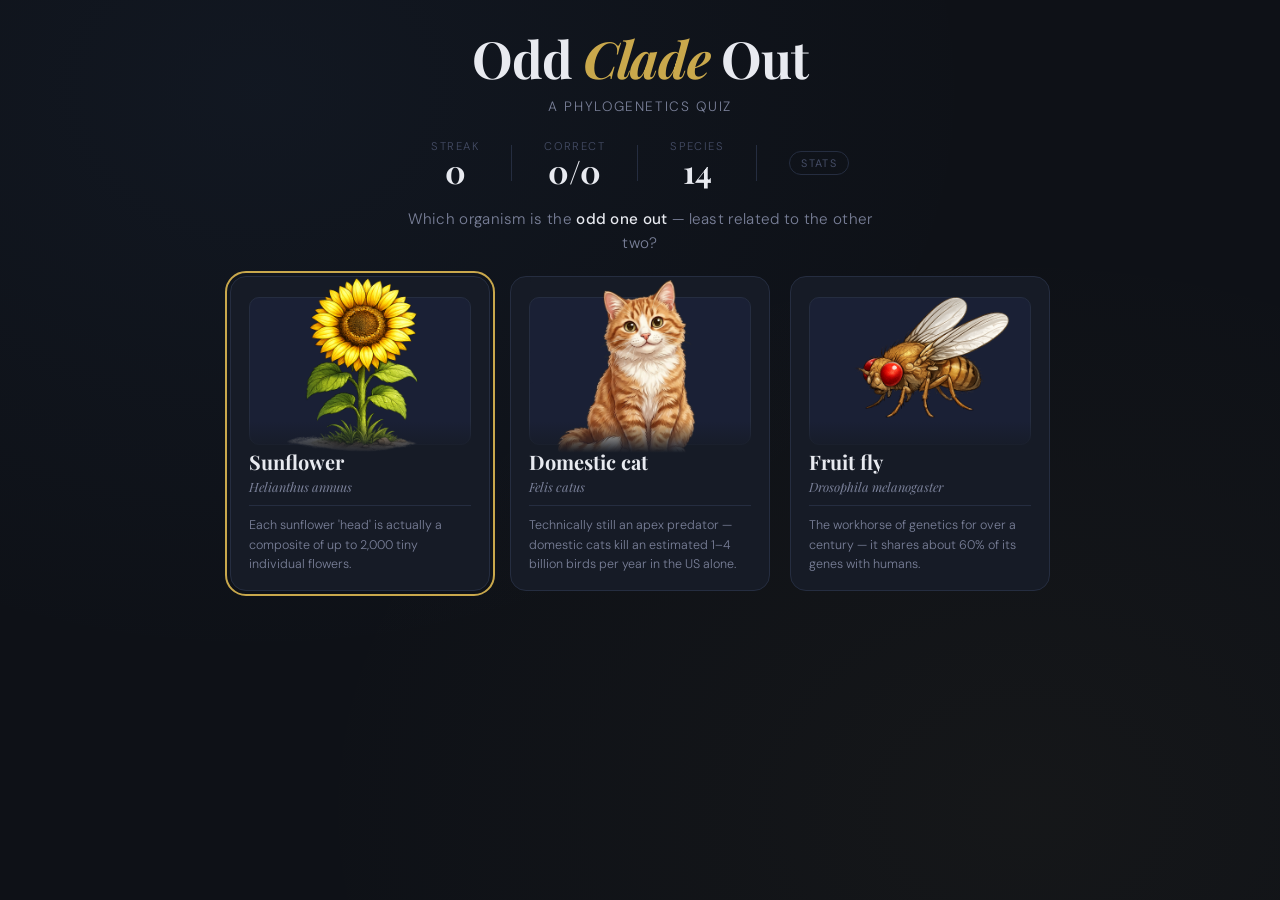
<file: index.html>
<!DOCTYPE html>
<html lang="en">
<head>
<meta charset="utf-8">
<title>Odd Clade Out</title>
<meta name="viewport" content="width=device-width, initial-scale=1.0">
<link rel="icon" href="favicon.png" />
<link rel="preconnect" href="https://fonts.googleapis.com">
<link href="https://fonts.googleapis.com/css2?family=Playfair+Display:ital,wght@0,700;1,400&family=DM+Sans:wght@300;400;500&display=swap" rel="stylesheet">
<link href="cladogame.css" rel="stylesheet">
</head>
<body>

<div id="stats-overlay">
  <div class="stats-panel">
    <div class="stats-panel-header">
      <div class="stats-panel-title-row">
        <h2 class="stats-panel-title">Statistics</h2>
        <span id="stats-prestige-level" class="stats-prestige-level"></span>
      </div>
      <button class="stats-close-btn" onclick="closeStats()">×</button>
    </div>
    <div class="stats-summary">
      <div class="stats-num">
        <span class="stats-num-value" id="stats-accuracy-val">—</span>
        <span class="stats-num-label">Accuracy</span>
      </div>
      <div class="stats-num-divider"></div>
      <div class="stats-num">
        <span class="stats-num-value" id="stats-played-val">—</span>
        <span class="stats-num-label">Rounds</span>
      </div>
      <div class="stats-num-divider"></div>
      <div class="stats-num">
        <span class="stats-num-value" id="stats-streak-val">—</span>
        <span class="stats-num-label">Best streak</span>
      </div>
    </div>
    <div id="stats-no-data" class="stats-empty">Play some rounds to see your stats.</div>
    <div id="stats-data">
      <div class="stats-section">
        <div class="stats-section-label">Accuracy spotting the odd one out, by clade</div>
        <div id="stats-clades"></div>
      </div>
      <div class="stats-section" id="stats-history-wrap">
        <div class="stats-section-label">Recent rounds</div>
        <div id="stats-history" class="stats-history-log"></div>
      </div>
      <div class="stats-section" id="stats-hardest-wrap">
        <div class="stats-section-label">Hardest triple you've solved</div>
        <div id="stats-hardest"></div>
      </div>
    </div>
    <div id="stats-prestige-section" class="stats-section">
      <div id="stats-prestige-ready">
        <div class="stats-section-label">New run</div>
        <p class="stats-prestige-desc">You've unlocked every creature. You can prestige — your best streak and lifetime stats carry over, and you'll re-earn creatures on a fresh start.</p>
        <button class="stats-prestige-btn" onclick="showPrestigeConfirm()">Prestige →</button>
      </div>
      <div id="stats-prestige-confirm">
        <p class="stats-prestige-desc">Reset creatures and round history? Your best streak and lifetime totals are kept.</p>
        <div class="stats-prestige-confirm-btns">
          <button class="stats-prestige-confirm-go" onclick="confirmPrestige()">Confirm prestige</button>
          <button class="stats-prestige-confirm-cancel" onclick="hidePrestigeConfirm()">Cancel</button>
        </div>
      </div>
    </div>
  </div>
</div>

<div id="streak-overlay">
  <div class="streak-message">🔥 On fire!</div>
</div>
<div id="newcreature-overlay">
  <div class="newcreature-inner">
    <div class="newcreature-badge">New creature unlocked!</div>
    <div class="newcreature-card">
      <div class="newcreature-image" id="newcreature-image"></div>
      <div class="newcreature-common" id="newcreature-common"></div>
      <div class="newcreature-sci" id="newcreature-sci"></div>
      <div class="card-divider"></div>
      <div class="newcreature-fact" id="newcreature-fact"></div>
    </div>
    <div class="newcreature-hint">Click anywhere to continue</div>
  </div>
</div>

<header>
  <h1 class="game-title">Odd <span>Clade</span> Out</h1>
  <p class="game-subtitle">A phylogenetics quiz</p>
</header>

<div class="score-bar">
  <div class="score-block">
    <span class="score-label">Streak</span>
    <span class="score-value" id="streak-display">0</span>
  </div>
  <div class="score-divider"></div>
  <div class="score-block">
    <span class="score-label">Correct</span>
    <span class="score-value" id="correct-display">0/0</span>
  </div>
  <div class="score-divider"></div>
  <div class="score-block">
    <span class="score-label">Species</span>
    <span class="score-value" id="species-display">0</span>
  </div>
  <div class="score-divider"></div>
  <button class="score-stats-btn" onclick="openStats()">Stats</button>
</div>

<div id="prestige-badge" class="prestige-badge"></div>

<p class="prompt">
  Which organism is the <strong>odd one out</strong> — least related to the other two?
</p>

<div class="cards-grid" id="cards-grid"></div>
<div class="result-panel" id="result-panel"></div>
<button class="next-btn" id="next-btn" onclick="handleNextClick()">Next round →</button>

<script src="phylogeny.js"></script>
<script src="cladogame-logic.js"></script>
<script src="cladogame-ui.js"></script>
</body>
</html>
</file>
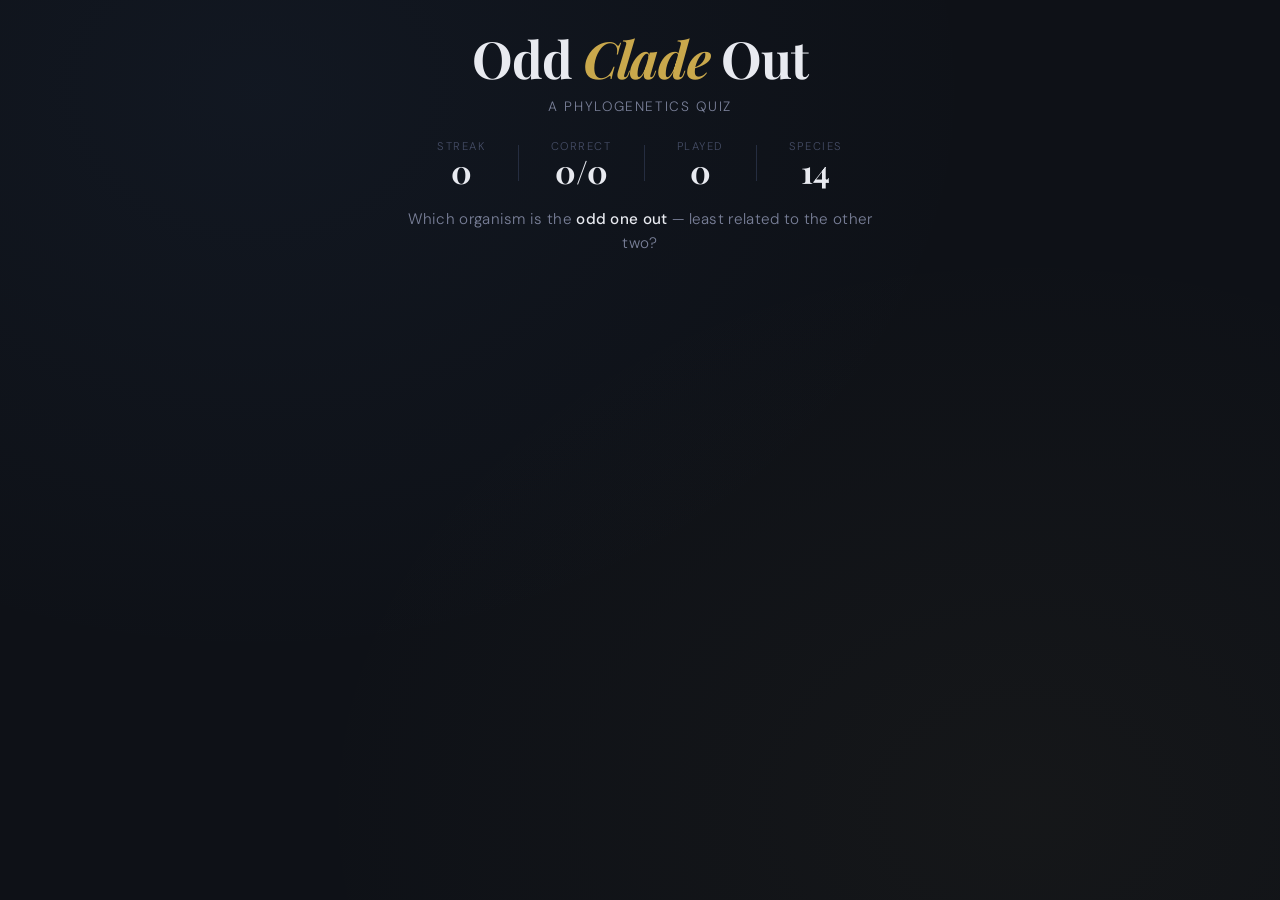
<file: cladogame.html>
<!DOCTYPE html>
<html lang="en">
<head>
<meta charset="utf-8">
<title>Odd Clade Out</title>
<meta name="viewport" content="width=device-width, initial-scale=1.0">
<link rel="icon" href="favicon.png" />
<link rel="preconnect" href="https://fonts.googleapis.com">
<link href="https://fonts.googleapis.com/css2?family=Playfair+Display:ital,wght@0,700;1,400&family=DM+Sans:wght@300;400;500&display=swap" rel="stylesheet">
<link href="cladogame.css" rel="stylesheet">
</head>
<body>

<div id="streak-overlay">
  <div class="streak-message">🔥 On fire!</div>
</div>
<div id="newcreature-overlay">
  <div class="newcreature-inner">
    <div class="newcreature-badge">New creature unlocked!</div>
    <div class="newcreature-card">
      <div class="newcreature-image" id="newcreature-image"></div>
      <div class="newcreature-common" id="newcreature-common"></div>
      <div class="newcreature-sci" id="newcreature-sci"></div>
      <div class="card-divider"></div>
      <div class="newcreature-fact" id="newcreature-fact"></div>
    </div>
    <div class="newcreature-hint">Click anywhere to continue</div>
  </div>
</div>

<header>
  <h1 class="game-title">Odd <span>Clade</span> Out</h1>
  <p class="game-subtitle">A phylogenetics quiz</p>
</header>

<div class="score-bar">
  <div class="score-block">
    <span class="score-label">Streak</span>
    <span class="score-value" id="streak-display">0</span>
  </div>
  <div class="score-divider"></div>
  <div class="score-block">
    <span class="score-label">Correct</span>
    <span class="score-value" id="correct-display">0</span>
  </div>
  <div class="score-divider"></div>
  <div class="score-block">
    <span class="score-label">Played</span>
    <span class="score-value" id="played-display">0</span>
  </div>
  <div class="score-divider"></div>
  <div class="score-block">
    <span class="score-label">Species</span>
    <span class="score-value" id="species-display">0</span>
  </div>
</div>

<p class="prompt">
  Which organism is the <strong>odd one out</strong> — least related to the other two?
</p>

<div class="cards-grid" id="cards-grid"></div>
<div class="result-panel" id="result-panel"></div>
<button class="next-btn" id="next-btn" onclick="handleNextClick()">Next round →</button>

<script src="phylogeny.js"></script>
<script src="cladogame-logic.js"></script>
<script src="cladogame-ui.js"></script>
</body>
</html>
</file>
<file: cladogame.css>
*, *::before, *::after { box-sizing: border-box; margin: 0; padding: 0; }

:root {
  --bg:           #0e1117;
  --surface:      #161b26;
  --surface-hover:#1e2535;
  --border:       #252d40;
  --text-primary: #e8eaf0;
  --text-secondary:#7a8099;
  --text-dim:     #454d66;
  --gold:         #c9a84c;
  --gold-bg:      rgba(201,168,76,0.12);
  --gold-border:  rgba(201,168,76,0.4);
  --red:          #c94c4c;
  --red-bg:       rgba(201,76,76,0.12);
  --red-border:   rgba(201,76,76,0.4);
  --font-display: 'Playfair Display', Georgia, serif;
  --font-body:    'DM Sans', system-ui, sans-serif;
}

html, body {
  background: var(--bg);
  color: var(--text-primary);
  font-family: var(--font-body);
  font-weight: 300;
}

body {
  display: flex;
  flex-direction: column;
  align-items: center;
  min-height: 100vh;
  padding: 24px 24px 32px;
  background-image:
    radial-gradient(ellipse at 20% 10%, rgba(76,126,201,0.06) 0%, transparent 50%),
    radial-gradient(ellipse at 80% 90%, rgba(201,168,76,0.04) 0%, transparent 50%);
}

/* ── Header ── */
header {
  text-align: center;
  margin-bottom: 24px;
  animation: fadeDown 0.6s ease both;
}
.game-title {
  font-family: var(--font-display);
  font-size: clamp(2rem, 5vw, 3.2rem);
  font-weight: 700;
  letter-spacing: -0.02em;
  margin-bottom: 6px;
}
.game-title span { color: var(--gold); font-style: italic; }
.game-subtitle {
  font-size: 0.85rem;
  color: var(--text-secondary);
  letter-spacing: 0.12em;
  text-transform: uppercase;
}

/* ── Stats bar ── */
.score-bar {
  display: flex;
  align-items: center;
  gap: 32px;
  margin-bottom: 20px;
  animation: fadeDown 0.6s 0.1s ease both;
}
.score-block {
  display: flex;
  flex-direction: column;
  align-items: center;
  gap: 2px;
}
.score-label {
  font-size: 0.7rem;
  letter-spacing: 0.14em;
  text-transform: uppercase;
  color: var(--text-dim);
}
.score-value {
  font-family: var(--font-display);
  font-size: 2rem;
  font-weight: 700;
  line-height: 1;
  color: var(--text-primary);
}
.score-value.bump { animation: bump 0.25s ease; }
.score-divider { width: 1px; height: 36px; background: var(--border); }

/* ── Prompt ── */
.prompt {
  font-size: 0.95rem;
  color: var(--text-secondary);
  margin-bottom: 20px;
  letter-spacing: 0.02em;
  animation: fadeDown 0.6s 0.15s ease both;
  text-align: center;
  max-width: 480px;
  line-height: 1.6;
}
.prompt strong { color: var(--text-primary); font-weight: 500; }

/* ── Difficulty badge ── */
.difficulty-badge {
  font-size: 0.72rem;
  letter-spacing: 0.12em;
  text-transform: uppercase;
  color: var(--text-dim);
  margin-bottom: 16px;
  display: flex;
  align-items: center;
  gap: 7px;
}
.difficulty-badge .diff-dot {
  width: 7px;
  height: 7px;
  border-radius: 50%;
  flex-shrink: 0;
}
.difficulty-badge.easy   .diff-dot { background: #4caf7d; }
.difficulty-badge.medium .diff-dot { background: var(--gold); }
.difficulty-badge.hard   .diff-dot { background: #e0834a; }

/* ── Cards grid ── */
.cards-grid {
  display: grid;
  grid-template-columns: repeat(3, 1fr);
  gap: 20px;
  width: 100%;
  max-width: 820px;
  margin-bottom: 20px;
}

/* ── Card ── */
.card {
  background: var(--surface);
  border: 1px solid var(--border);
  border-radius: 16px;
  padding: 20px 18px 16px;
  display: flex;
  flex-direction: column;
  cursor: pointer;
  position: relative;
  overflow: hidden;
  transition: background 0.22s, border-color 0.22s, transform 0.22s, box-shadow 0.22s;
  animation: cardIn 0.5s ease both;
  user-select: none;
}
.card:nth-child(1) { animation-delay: 0.05s; }
.card:nth-child(2) { animation-delay: 0.12s; }
.card:nth-child(3) { animation-delay: 0.19s; }

.card:hover:not(.resolved) {
  background: var(--surface-hover);
  border-color: #353d58;
  transform: translateY(-4px);
  box-shadow: 0 12px 32px rgba(0,0,0,0.35);
}
.card:active:not(.resolved) { transform: translateY(-2px); }

.card.correct {
  background: var(--gold-bg);
  border-color: var(--gold-border);
  transform: translateY(-8px);
  box-shadow: 0 16px 40px rgba(201,168,76,0.15);
  cursor: default;
}
.card.wrong {
  background: var(--red-bg);
  border-color: var(--red-border);
  transform: translateY(-8px);
  box-shadow: 0 16px 40px rgba(201,76,76,0.15);
  cursor: default;
}
.card.dimmed { opacity: 0.45; cursor: default; pointer-events: none; transform: none; }
.card.resolved { cursor: default; pointer-events: none; }

/* ── Card contents ── */
.card-image {
  width: 100%;
  aspect-ratio: 3 / 2;
  border-radius: 10px;
  background: #1a2035;
  border: 1px solid var(--border);
  margin-bottom: 12px;
  display: flex;
  align-items: center;
  justify-content: center;
  overflow: visible;
  flex-shrink: 0;
  position: relative;
  z-index: 0; /* stacking context: painted before card text, so text stays on top */
}
.card-image img {
  position: absolute;
  left: 0;
  width: 100%;
  height: auto;        /* natural height — overflows frame top/bottom as needed */
  top: 50%;
  transform: translateY(-50%);
  border-radius: 9px;
}
.card-image-placeholder { display: flex; flex-direction: column; align-items: center; gap: 6px; }
.card-image-icon { font-size: 2.2rem; opacity: 0.25; }
.card-image-text { font-size: 0.65rem; letter-spacing: 0.1em; text-transform: uppercase; color: var(--text-dim); }

.card-common {
  font-family: var(--font-display);
  font-size: 1.25rem;
  font-weight: 700;
  line-height: 1.2;
  margin-top: -2.2rem;          /* pull up into bottom of image frame */
  padding-top: 1.8rem;          /* gradient breathing room */
  margin-bottom: 4px;
  position: relative;
  z-index: 1;                   /* renders above .card-image stacking context */
  background: linear-gradient(to bottom, transparent, var(--surface) 60%);
}
.card.correct .card-common { background: linear-gradient(to bottom, transparent, #2b2c2b 60%); }
.card.wrong   .card-common { background: linear-gradient(to bottom, transparent, #2b212b 60%); }
.card-sci {
  font-family: var(--font-display);
  font-style: italic;
  font-size: 0.8rem;
  color: var(--text-secondary);
  margin-bottom: 10px;
  position: relative;
  z-index: 1;
}
.card-divider { height: 1px; background: var(--border); margin-bottom: 10px; flex-shrink: 0; }
.card-fact { font-size: 0.78rem; color: var(--text-secondary); line-height: 1.55; flex-grow: 1; }

/* ── Result mark overlays (correct ✓ / wrong ✗) ── */
.card-overlay {
  position: absolute;
  inset: 0;
  display: flex;
  align-items: center;
  justify-content: center;
  border-radius: 15px;
  pointer-events: none;
  opacity: 0;
  transition: opacity 0.3s;
}
.card.correct .card-overlay,
.card.wrong   .card-overlay { opacity: 1; }

/* Show correct mark on correct cards, X mark on wrong cards */
.check-mark { display: none; }
.card.correct .x-mark      { display: none; }
.card.correct .check-mark  { display: block; }

/* Shared: dark circular backdrop makes the mark legible on any background */
.x-mark,
.check-mark {
  width: 64px; height: 64px;
  position: relative;
  background: rgba(0,0,0,0.42);
  border-radius: 50%;
}

/* X mark: two white bars */
.x-mark::before,
.x-mark::after {
  content: '';
  position: absolute;
  top: 50%; left: 50%;
  width: 38px; height: 5px;
  background: rgba(255,255,255,0.92);
  border-radius: 3px;
}
.x-mark::before { transform: translate(-50%,-50%) rotate(45deg); }
.x-mark::after  { transform: translate(-50%,-50%) rotate(-45deg); }

/* Check mark: rotated L-shape (border-left + border-bottom) */
.check-mark::before {
  content: '';
  position: absolute;
  left: 15px; top: 16px;
  width: 32px; height: 18px;
  border-left: 5px solid rgba(255,255,255,0.92);
  border-bottom: 5px solid rgba(255,255,255,0.92);
  border-radius: 0 0 0 2px;
  transform: rotate(-45deg);
}

/* ── Result panel ── */
.result-panel {
  width: 100%;
  max-width: 820px;
  background: var(--surface);
  border: 1px solid var(--border);
  border-radius: 12px;
  padding: 20px 24px;
  font-size: 0.85rem;
  color: var(--text-secondary);
  line-height: 1.65;
  opacity: 0;
  transform: translateY(8px);
  transition: opacity 0.4s 0.3s, transform 0.4s 0.3s;
  margin-bottom: 16px;
  min-height: 60px;
}
.result-panel.visible { opacity: 1; transform: translateY(0); }
.result-panel strong { font-weight: 500; color: var(--text-primary); }
.result-panel .clade-name { color: var(--gold); text-decoration: none; }
.result-panel .clade-name:hover { text-decoration: underline; }
.result-panel .organism-link { color: inherit; text-decoration: underline;
  text-decoration-color: var(--text-dim); text-underline-offset: 2px; }
.result-panel .organism-link:hover { color: var(--gold); text-decoration-color: var(--gold); }
.cladogram { margin-top: 1rem; padding-top: 0.75rem; border-top: 1px solid var(--border); }

/* ── Next button ── */
.next-btn {
  background: transparent;
  border: 1px solid var(--border);
  color: var(--text-secondary);
  font-family: var(--font-body);
  font-size: 0.8rem;
  letter-spacing: 0.1em;
  text-transform: uppercase;
  padding: 10px 28px;
  border-radius: 100px;
  cursor: pointer;
  transition: all 0.2s;
  opacity: 0;
  pointer-events: none;
}
.next-btn.visible { opacity: 1; pointer-events: all; }
.next-btn:hover {
  background: var(--surface-hover);
  border-color: #404a66;
  color: var(--text-primary);
  transform: translateY(-1px);
}

/* ── Keyboard focus rings ── */
.card:focus-visible {
  outline: 2px solid var(--gold);
  outline-offset: 3px;
}
.next-btn:focus-visible {
  outline: 2px solid var(--text-secondary);
  outline-offset: 3px;
}

/* ── Prestige badge (below score bar) ── */
.prestige-badge {
  font-size: 0.72rem;
  letter-spacing: 0.14em;
  text-transform: uppercase;
  color: var(--gold);
  margin-top: -12px;    /* pull up toward score bar */
  margin-bottom: 16px;
  text-align: center;
}

/* ── Stats button in score bar ── */
.score-stats-btn {
  background: none;
  border: 1px solid var(--border);
  color: var(--text-dim);
  font-family: var(--font-body);
  font-size: 0.68rem;
  letter-spacing: 0.12em;
  text-transform: uppercase;
  padding: 4px 11px;
  border-radius: 100px;
  cursor: pointer;
  transition: color 0.2s, border-color 0.2s;
}
.score-stats-btn:hover { color: var(--text-secondary); border-color: #404a66; }
.score-stats-btn:focus-visible { outline: 2px solid var(--text-secondary); outline-offset: 3px; }

/* ── Stats overlay ── */
#stats-overlay {
  position: fixed;
  inset: 0;
  background: rgba(10, 12, 20, 0.88);
  backdrop-filter: blur(4px);
  z-index: 101;
  display: flex;
  align-items: flex-start;
  justify-content: center;
  padding: 48px 24px 32px;
  opacity: 0;
  pointer-events: none;
  transition: opacity 0.25s ease;
  overflow-y: auto;
}
#stats-overlay.active { opacity: 1; pointer-events: auto; }

.stats-panel {
  background: var(--surface);
  border: 1px solid var(--border);
  border-radius: 16px;
  width: min(520px, 100%);
  box-shadow: 0 8px 40px rgba(0,0,0,0.6);
}
#stats-overlay.active .stats-panel {
  animation: statsPanelIn 0.3s cubic-bezier(0.175, 0.885, 0.32, 1.275) forwards;
}
@keyframes statsPanelIn {
  from { opacity: 0; transform: scale(0.94) translateY(12px); }
  to   { opacity: 1; transform: scale(1) translateY(0); }
}

.stats-panel-header {
  display: flex;
  align-items: center;
  justify-content: space-between;
  padding: 20px 24px 0;
}
.stats-panel-title {
  font-family: var(--font-display);
  font-size: 1.3rem;
  font-weight: 700;
}
.stats-close-btn {
  background: none;
  border: none;
  color: var(--text-secondary);
  font-size: 1.5rem;
  line-height: 1;
  cursor: pointer;
  padding: 2px 6px;
  border-radius: 6px;
  transition: color 0.15s;
}
.stats-close-btn:hover { color: var(--text-primary); }
.stats-close-btn:focus-visible { outline: 2px solid var(--text-secondary); outline-offset: 2px; }

.stats-summary {
  display: flex;
  align-items: center;
  gap: 24px;
  padding: 20px 24px;
  border-bottom: 1px solid var(--border);
}
.stats-num {
  display: flex;
  flex-direction: column;
  align-items: center;
  gap: 2px;
}
.stats-num-value {
  font-family: var(--font-display);
  font-size: 1.75rem;
  font-weight: 700;
  line-height: 1;
  color: var(--text-primary);
}
.stats-num-label {
  font-size: 0.68rem;
  letter-spacing: 0.12em;
  text-transform: uppercase;
  color: var(--text-dim);
}
.stats-num-divider { width: 1px; height: 30px; background: var(--border); }

.stats-empty {
  padding: 24px;
  font-size: 0.85rem;
  color: var(--text-secondary);
  text-align: center;
}

.stats-section {
  padding: 16px 24px;
  border-top: 1px solid var(--border);
}
.stats-section-label {
  font-size: 0.68rem;
  letter-spacing: 0.12em;
  text-transform: uppercase;
  color: var(--text-dim);
  margin-bottom: 12px;
}

/* Round history log */
.stats-history-log {
  max-height: 260px;
  overflow-y: auto;
  display: flex;
  flex-direction: column;
  gap: 5px;
}
.history-row {
  display: flex;
  align-items: baseline;
  gap: 8px;
  font-size: 0.8rem;
  line-height: 1.5;
}
.history-marker {
  flex-shrink: 0;
  font-size: 0.75rem;
  font-weight: 700;
  width: 14px;
  text-align: center;
}
.history-correct .history-marker { color: #5a9e6f; }
.history-wrong   .history-marker { color: #b05050; }
.history-body { color: var(--text-secondary); }
.history-pair { color: var(--text-primary); font-weight: 500; }
.history-sep  { color: var(--text-dim); }
.history-odd  { color: var(--gold); }
.history-odd-label,
.history-guess     { font-size: 0.72rem; color: var(--text-dim); }

/* Clade accuracy rows */
.clade-stat-row {
  display: grid;
  grid-template-columns: 130px 1fr 38px 32px;
  align-items: center;
  gap: 10px;
  margin-bottom: 9px;
  font-size: 0.8rem;
}
.clade-stat-row:last-child { margin-bottom: 0; }
.clade-stat-name { color: var(--text-secondary); }
.clade-stat-bar-wrap {
  height: 5px;
  background: var(--border);
  border-radius: 3px;
  overflow: hidden;
}
.clade-stat-bar {
  height: 100%;
  background: var(--gold);
  border-radius: 3px;
}
.clade-stat-pct { color: var(--text-primary); font-weight: 500; text-align: right; }
.clade-stat-n   { color: var(--text-dim); font-size: 0.72rem; text-align: right; }

/* Prestige level in stats header */
.stats-panel-title-row {
  display: flex;
  align-items: baseline;
  gap: 10px;
}
.stats-prestige-level {
  font-family: var(--font-display);
  font-style: italic;
  font-size: 0.88rem;
  color: var(--gold);
}

/* Prestige section */
.stats-prestige-desc {
  font-size: 0.82rem;
  color: var(--text-secondary);
  line-height: 1.55;
  margin-bottom: 12px;
}
.stats-prestige-btn,
.stats-prestige-confirm-go,
.stats-prestige-confirm-cancel {
  font-family: var(--font-body);
  font-size: 0.78rem;
  letter-spacing: 0.08em;
  border-radius: 100px;
  cursor: pointer;
}
.stats-prestige-btn {
  background: transparent;
  border: 1px solid var(--gold-border);
  color: var(--gold);
  padding: 7px 18px;
  transition: background 0.2s;
}
.stats-prestige-btn:hover { background: var(--gold-bg); }
.stats-prestige-btn:focus-visible { outline: 2px solid var(--gold); outline-offset: 3px; }
.stats-prestige-confirm-btns { display: flex; gap: 10px; }
.stats-prestige-confirm-go {
  background: var(--gold-bg);
  border: 1px solid var(--gold-border);
  color: var(--gold);
  padding: 7px 16px;
  transition: background 0.2s;
}
.stats-prestige-confirm-go:hover { background: rgba(201,168,76,0.25); }
.stats-prestige-confirm-cancel {
  background: transparent;
  border: 1px solid var(--border);
  color: var(--text-secondary);
  padding: 7px 16px;
  transition: color 0.2s, border-color 0.2s;
}
.stats-prestige-confirm-cancel:hover { color: var(--text-primary); border-color: #404a66; }

/* Hardest triple */
.hardest-row { font-size: 0.85rem; color: var(--text-secondary); line-height: 1.6; }
.hardest-row strong { color: var(--text-primary); font-weight: 500; }
.hardest-vs { color: var(--text-dim); font-size: 0.78rem; }
.hardest-difficulty { margin-top: 4px; font-size: 0.75rem; color: var(--text-dim); }

/* ── New-creature unlock overlay ── */
#newcreature-overlay {
  position: fixed;
  inset: 0;
  background: rgba(10, 12, 20, 0.88);
  backdrop-filter: blur(4px);
  z-index: 102;
  display: flex;
  align-items: center;
  justify-content: center;
  cursor: pointer;
  opacity: 0;
  pointer-events: none;
  transition: opacity 0.3s ease;
  overflow: hidden;
}
#newcreature-overlay.active {
  opacity: 1;
  pointer-events: auto;
}
.newcreature-inner {
  display: flex;
  flex-direction: column;
  align-items: center;
  gap: 16px;
  animation: none;
}
#newcreature-overlay.active .newcreature-inner {
  animation: newCreaturePop 0.5s cubic-bezier(0.175, 0.885, 0.32, 1.275) forwards;
}
.newcreature-badge {
  font-family: var(--font-display);
  font-size: clamp(0.9rem, 2.5vw, 1.2rem);
  font-weight: 700;
  letter-spacing: 0.14em;
  text-transform: uppercase;
  color: var(--gold);
  text-shadow: 0 0 30px rgba(201,168,76,0.6);
}
.newcreature-card {
  background: var(--surface);
  border: 1px solid var(--border);
  border-radius: var(--radius);
  padding: 20px;
  width: min(340px, 90vw);
  display: flex;
  flex-direction: column;
  align-items: center;
  gap: 10px;
  box-shadow: 0 0 60px rgba(201,168,76,0.25), 0 8px 32px rgba(0,0,0,0.5);
}
.newcreature-image {
  width: 100%;
  max-height: 220px;
  overflow: hidden;
  border-radius: calc(var(--radius) - 4px);
  display: flex;
  align-items: center;
  justify-content: center;
}
.newcreature-image img {
  width: 100%;
  height: 220px;
  object-fit: contain;
}
.newcreature-common {
  font-family: var(--font-display);
  font-size: clamp(1.4rem, 4vw, 1.9rem);
  font-weight: 700;
  color: var(--text-primary);
  text-align: center;
}
.newcreature-sci {
  font-style: italic;
  font-size: 0.85rem;
  color: var(--text-secondary);
  text-align: center;
}
.newcreature-fact {
  font-size: 0.82rem;
  color: var(--text-secondary);
  text-align: center;
  line-height: 1.5;
}
.newcreature-hint {
  font-size: 0.78rem;
  color: var(--text-secondary);
  opacity: 0.6;
  letter-spacing: 0.06em;
}
@keyframes newCreaturePop {
  from { opacity: 0; transform: scale(0.75) translateY(20px); }
  to   { opacity: 1; transform: scale(1) translateY(0); }
}

/* ── Hot-streak overlay ── */
#streak-overlay {
  position: fixed;
  inset: 0;
  pointer-events: none;
  z-index: 100;
  display: flex;
  align-items: center;
  justify-content: center;
  overflow: hidden;
}
#streak-overlay .streak-message {
  font-family: var(--font-display);
  font-size: clamp(2rem, 6vw, 4rem);
  font-weight: 700;
  font-style: italic;
  color: var(--gold);
  text-shadow: 0 0 40px rgba(201,168,76,0.6);
  opacity: 0;
  transform: scale(0.7);
  transition: none;
}
#streak-overlay.active .streak-message {
  animation: streakPop 1.6s ease forwards;
}
.particle {
  position: absolute;
  width: 8px;
  height: 8px;
  border-radius: 50%;
  background: hsl(var(--hue, 45), 90%, 65%);
  animation: particleFly 1s ease forwards;
  opacity: 0;
}

/* ── Keyframes ── */
@keyframes fadeDown {
  from { opacity: 0; transform: translateY(-12px); }
  to   { opacity: 1; transform: translateY(0); }
}
@keyframes cardIn {
  from { opacity: 0; transform: translateY(20px) scale(0.97); }
  to   { opacity: 1; transform: translateY(0) scale(1); }
}
@keyframes scoreFlash {
  0%   { color: var(--gold); transform: scale(1.35); }
  100% { color: var(--text-primary); transform: scale(1); }
}
@keyframes scoreFlashRed {
  0%   { color: var(--red); transform: scale(1.35); }
  100% { color: var(--text-primary); transform: scale(1); }
}
@keyframes bump {
  0%,100% { transform: scale(1); }
  50%      { transform: scale(1.35); }
}
@keyframes streakPop {
  0%   { opacity: 0;   transform: scale(0.7) rotate(-3deg); }
  15%  { opacity: 1;   transform: scale(1.1) rotate(1deg); }
  30%  { opacity: 1;   transform: scale(1)   rotate(0deg); }
  70%  { opacity: 1;   transform: scale(1)   rotate(0deg); }
  100% { opacity: 0;   transform: scale(0.9) rotate(2deg); }
}
@keyframes particleFly {
  0%   { opacity: 1;   transform: translate(0,0) scale(1); }
  100% { opacity: 0;   transform: translate(var(--dx,0), var(--dy,-80px)) scale(0.3); }
}

@media (max-width: 600px) {
  body { padding: 12px 16px 20px; }
  header { margin-bottom: 10px; }
  .score-bar { gap: 20px; margin-bottom: 10px; }
  .prompt { margin-bottom: 10px; }
  .difficulty-badge { margin-bottom: 10px; }
  .cards-grid { grid-template-columns: 1fr; max-width: 480px; gap: 10px; margin-bottom: 10px; }
  .result-panel { margin-bottom: 12px; }

  /* Hide empty panels before a round is answered — saves ~130px */
  .result-panel:not(.visible) { display: none; }
  .next-btn:not(.visible) { display: none; }

  /* Post-round: collapse cards into a compact 3-column strip.
     The full cards stay visible during the round; after answering they shrink
     so the explanation and Next button fit on screen without scrolling. */
  .cards-grid.post-round {
    grid-template-columns: repeat(3, 1fr);
    gap: 8px;
    margin-bottom: 12px;
  }
  .cards-grid.post-round .card {
    display: flex;
    flex-direction: column;
    align-items: center;
    justify-content: center;
    padding: 10px 6px;
    transform: none !important;  /* suppress the correct/wrong elevation */
  }
  .cards-grid.post-round .card-image,
  .cards-grid.post-round .card-sci,
  .cards-grid.post-round .card-divider,
  .cards-grid.post-round .card-fact,
  .cards-grid.post-round .card-overlay { display: none; }
  .cards-grid.post-round .card-common {
    font-size: 0.72rem;
    line-height: 1.3;
    text-align: center;
    margin-top: 0;
    padding-top: 0;
    background: none;
    margin-bottom: 0;
  }

  /* Horizontal card layout: thumbnail on left, name + sci stacked on right */
  .card {
    display: grid;
    grid-template-columns: 64px 1fr;
    grid-template-rows: auto auto;
    column-gap: 14px;
    padding: 12px 14px;
    align-items: center;
  }
  .card-image {
    grid-column: 1;
    grid-row: 1 / 3;
    width: 64px;
    height: 64px;
    aspect-ratio: 1 / 1;
    margin-bottom: 0;
    overflow: hidden; /* no overflow effect on small thumbnail */
  }
  .card-image img {
    position: static;
    width: 100%;
    height: 100%;
    top: auto;
    transform: none;
    object-fit: cover;
  }
  .card-common {
    grid-column: 2;
    grid-row: 1;
    font-size: 1.05rem;
    margin-top: 0;     /* reset desktop image-overlap effect */
    padding-top: 0;
    background: none;
    margin-bottom: 2px;
    align-self: end;
  }
  .card-sci {
    grid-column: 2;
    grid-row: 2;
    margin-bottom: 0;
    align-self: start;
  }
  .card-divider,
  .card-fact { display: none; }
}
</file>
